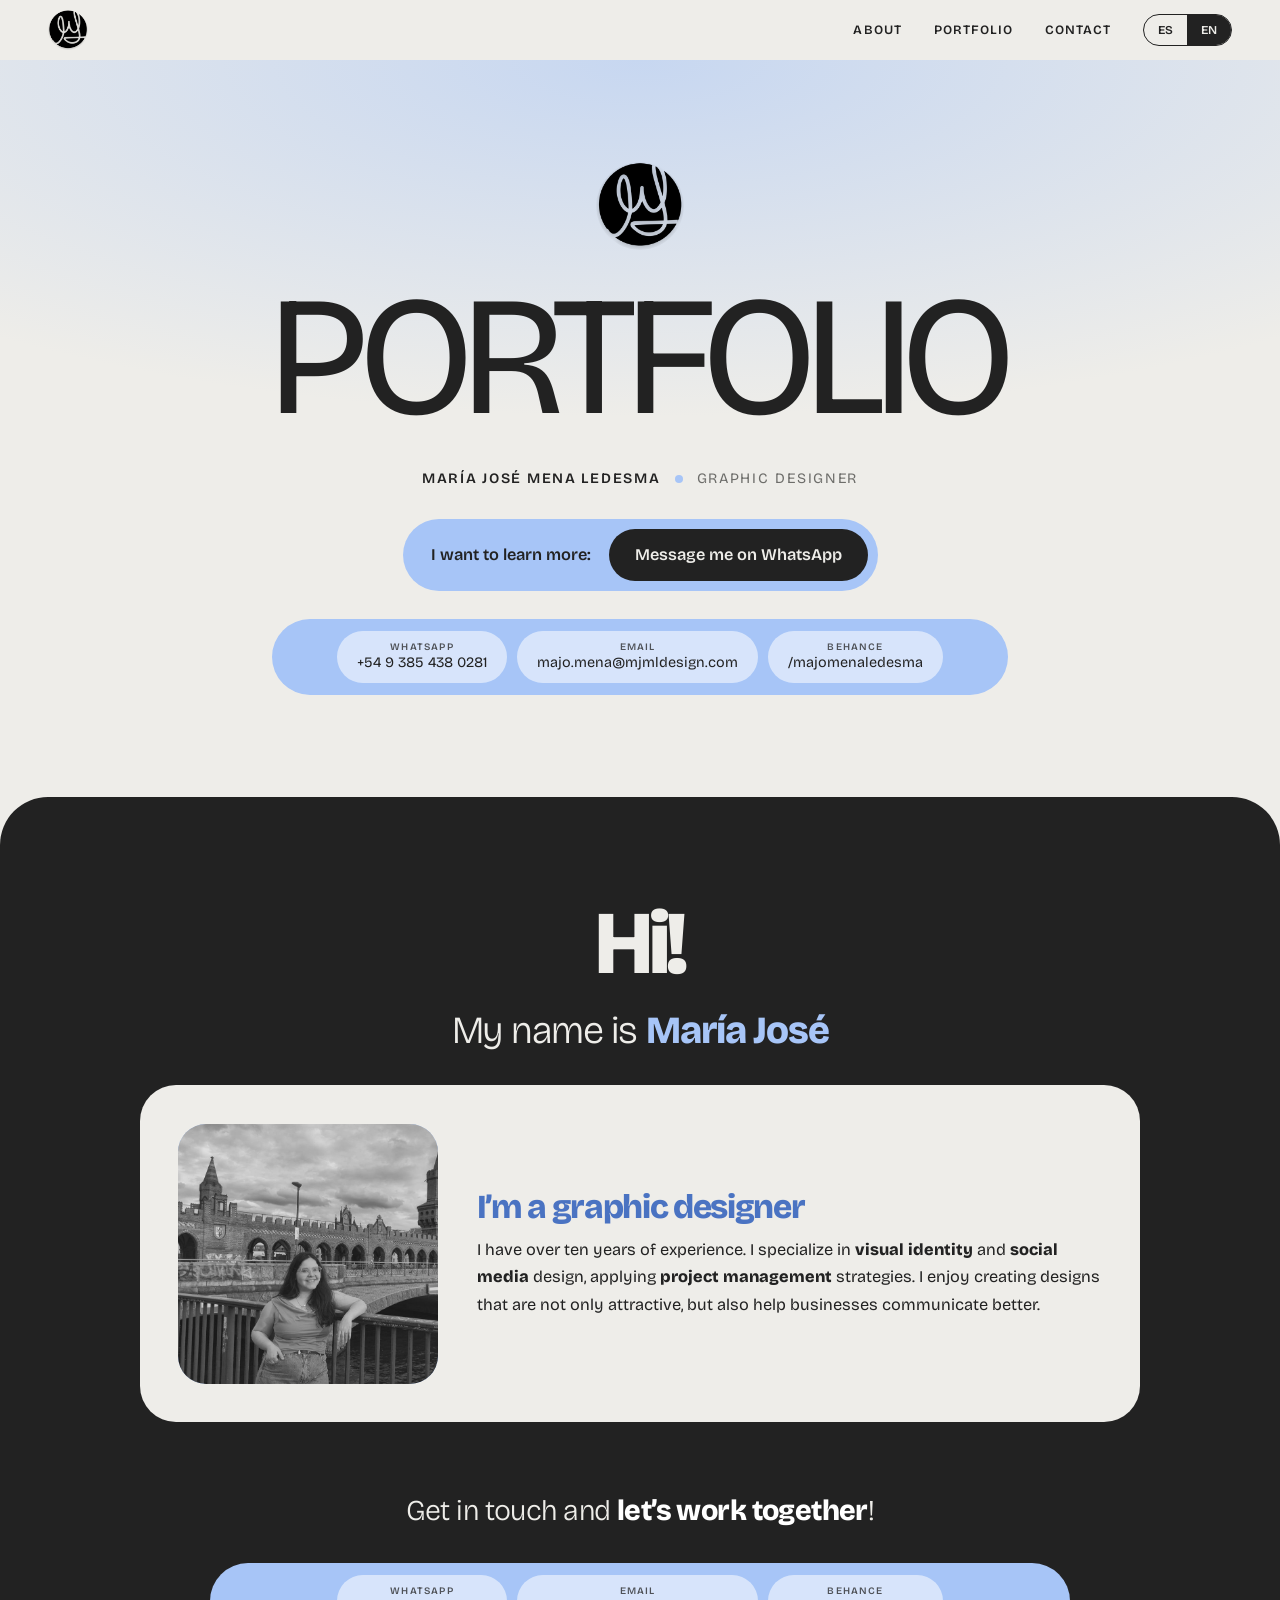
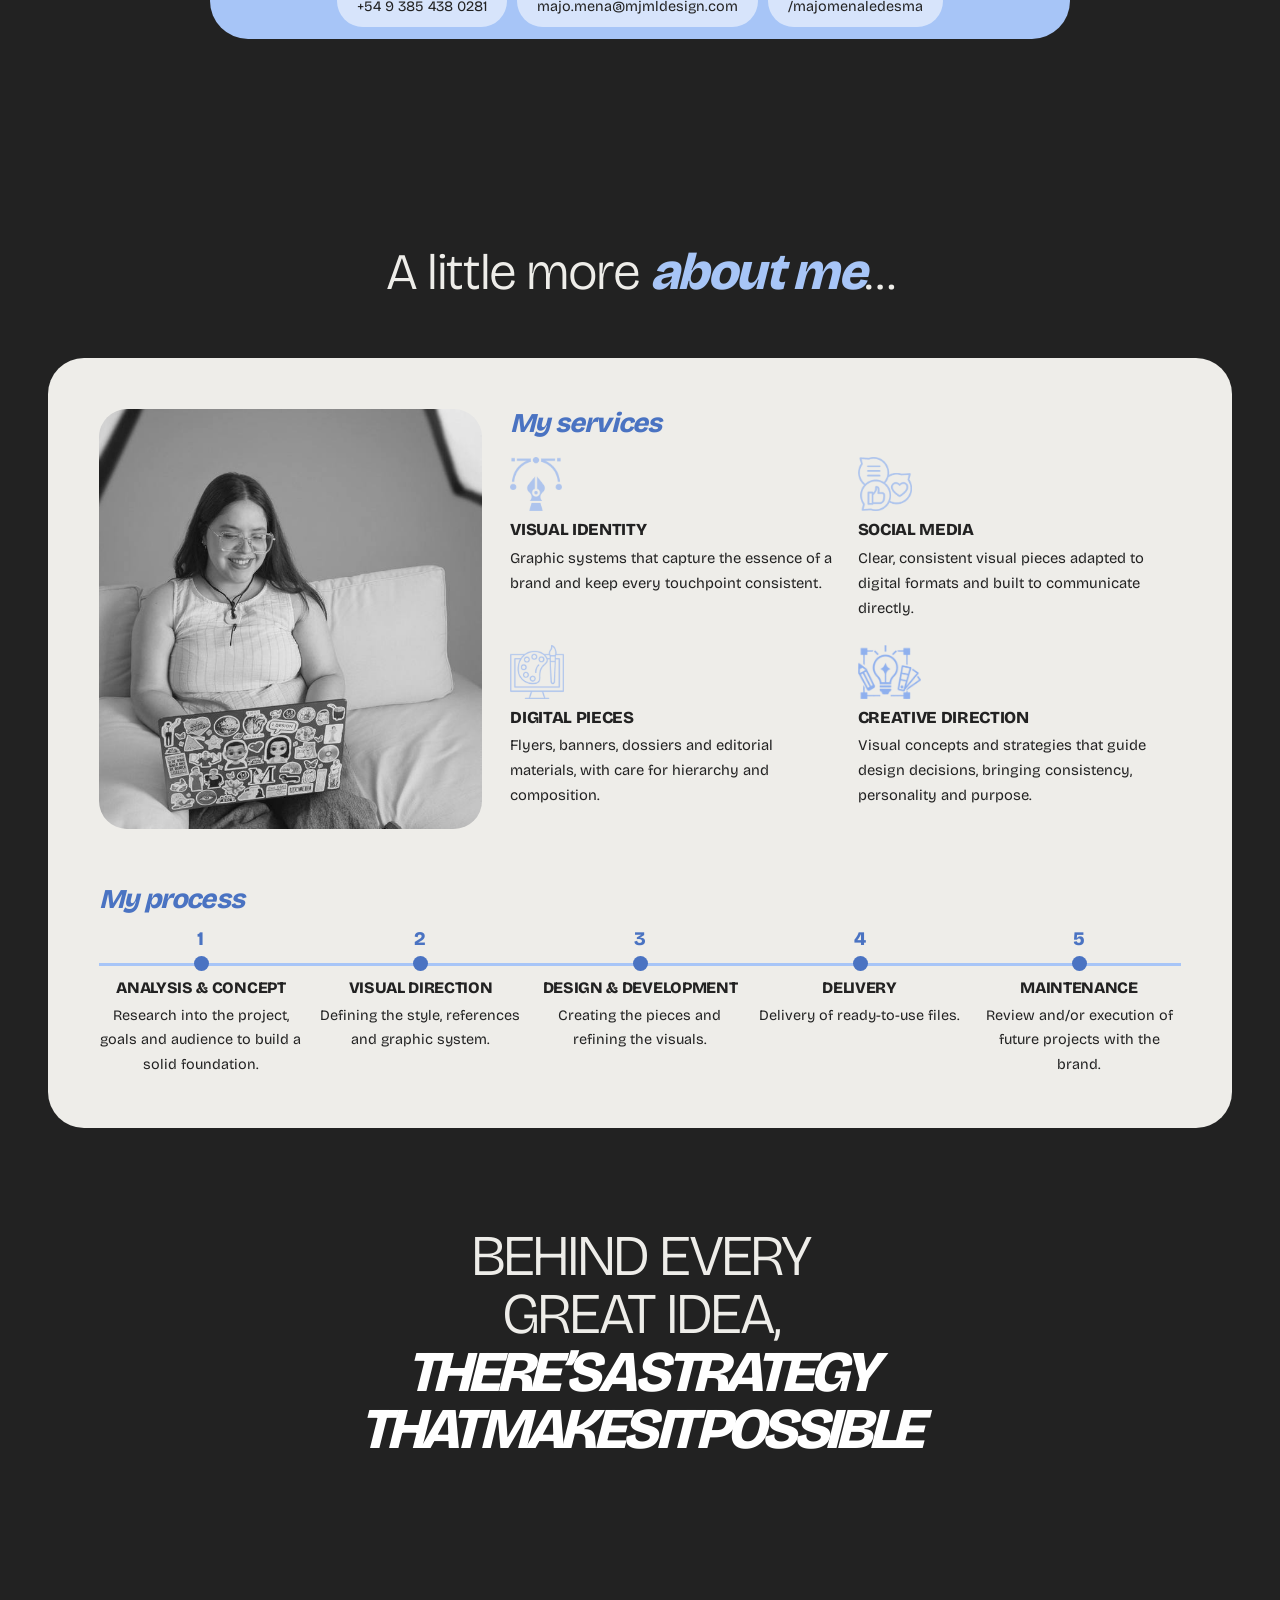
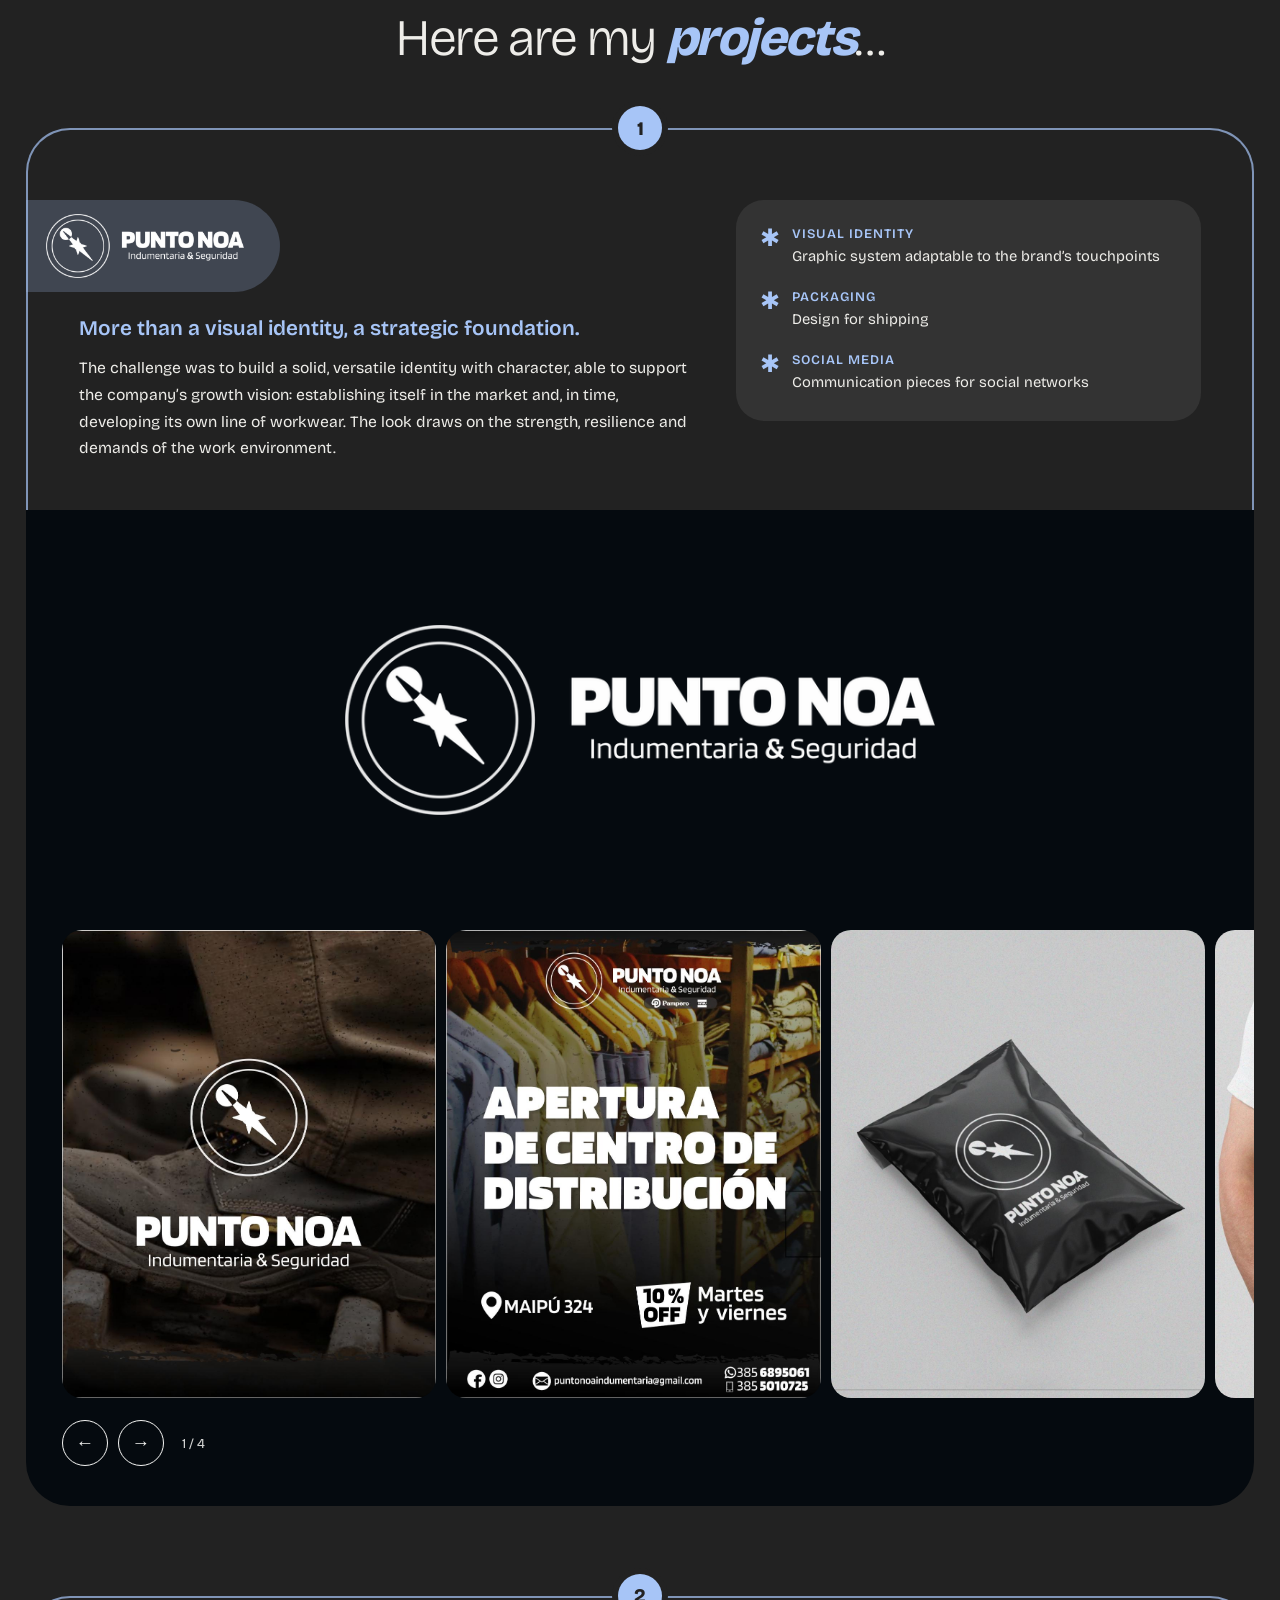
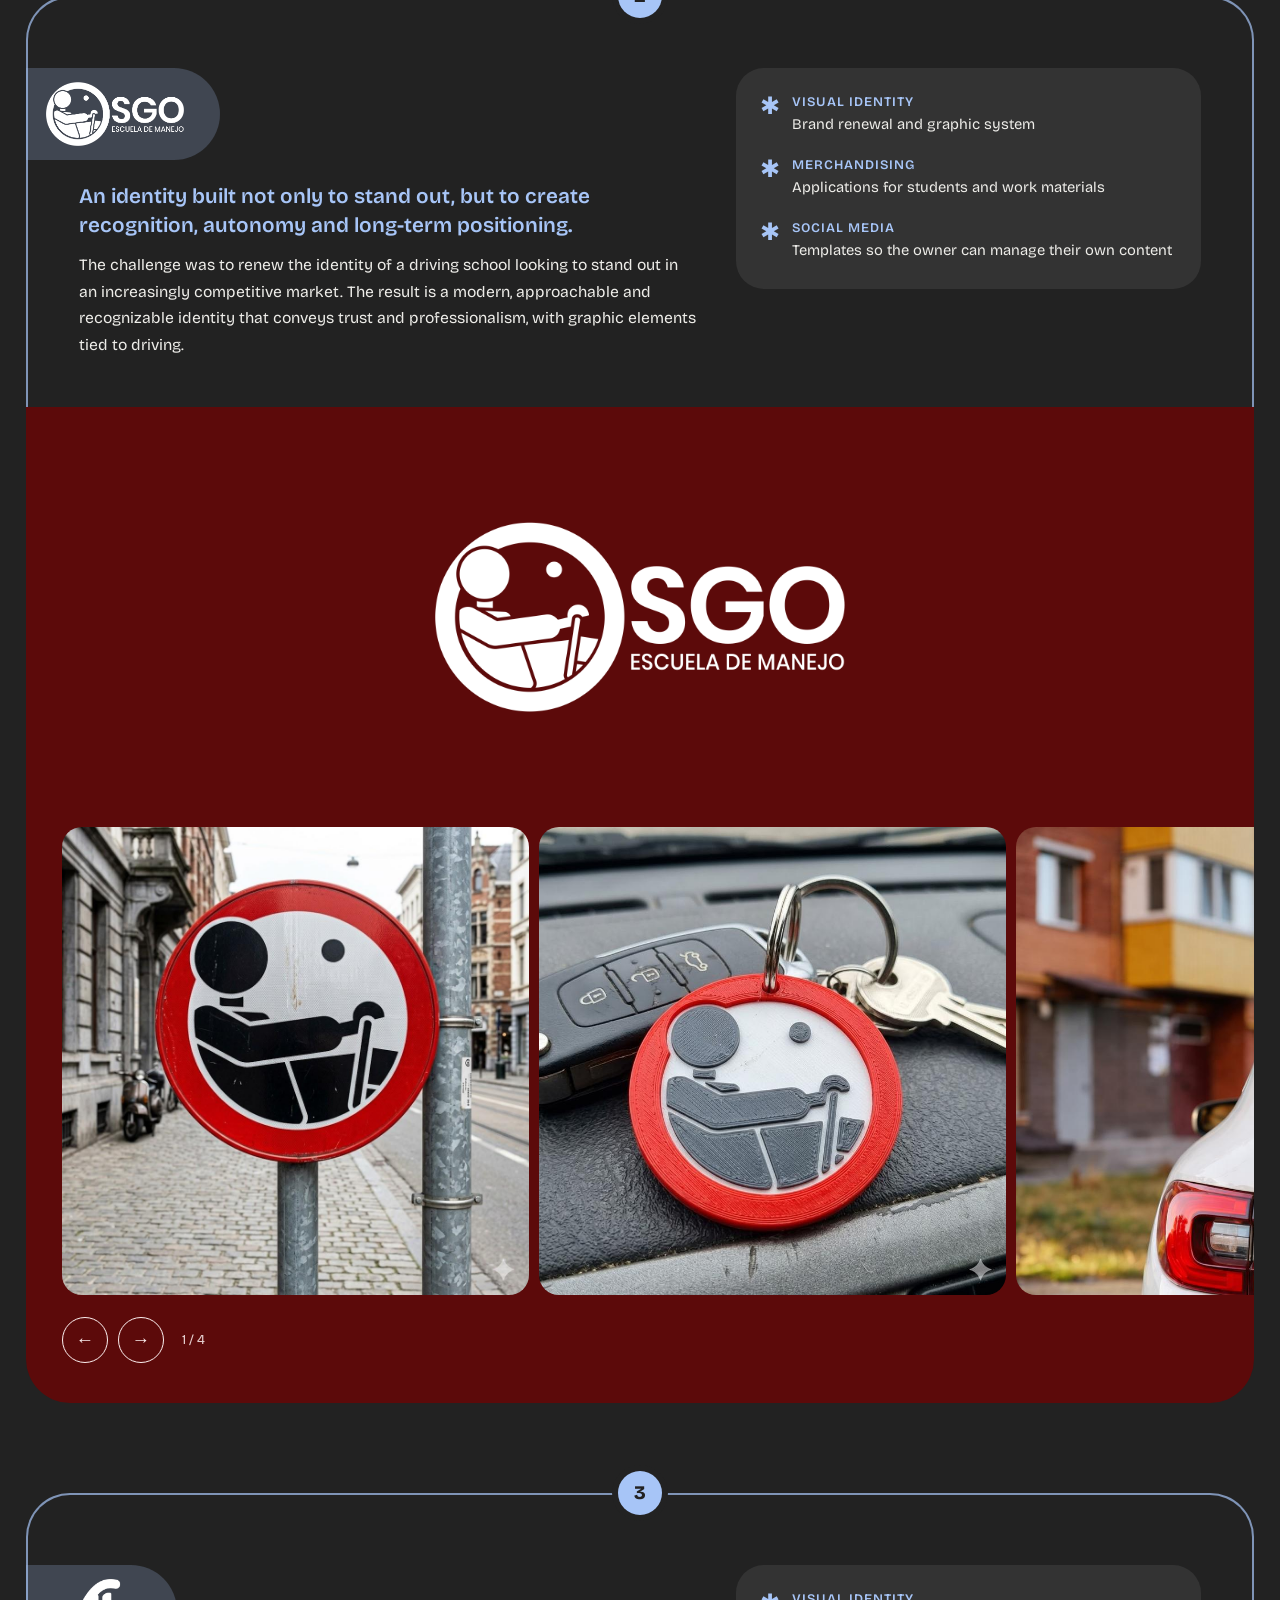
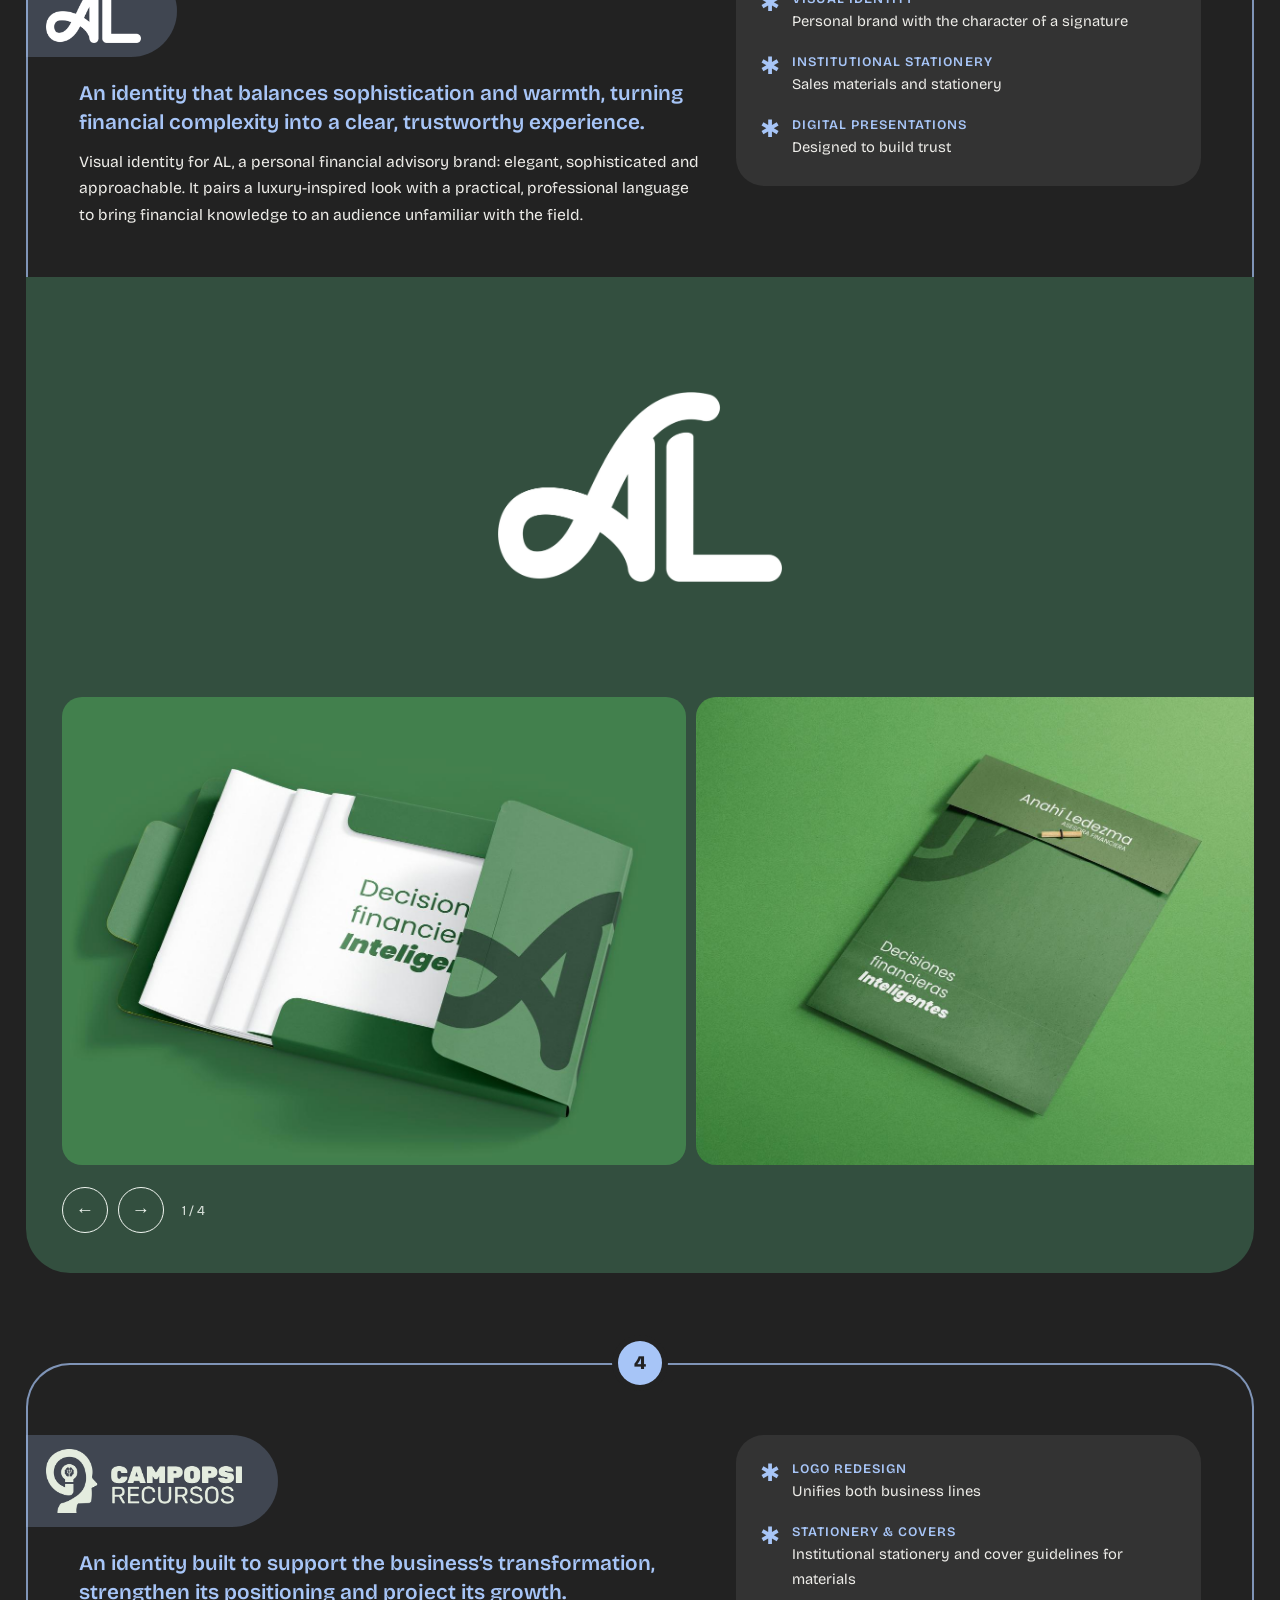
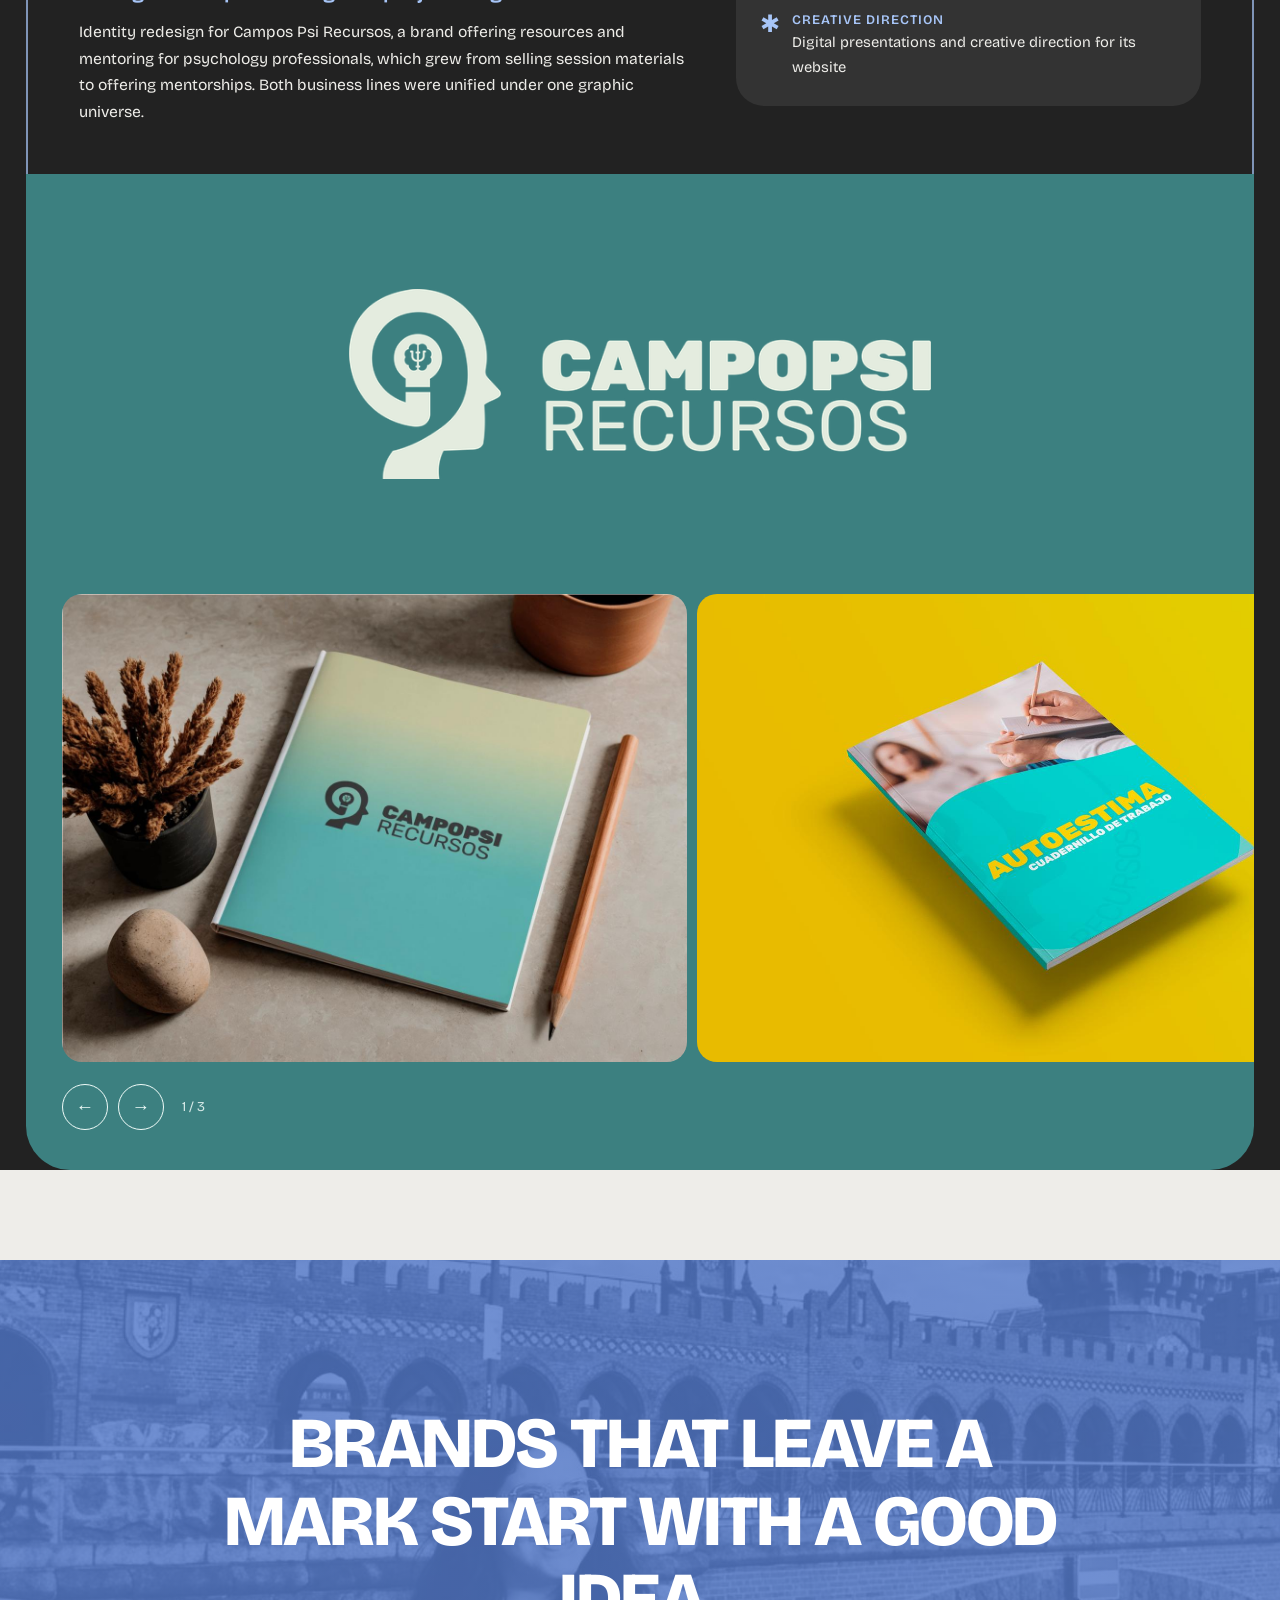
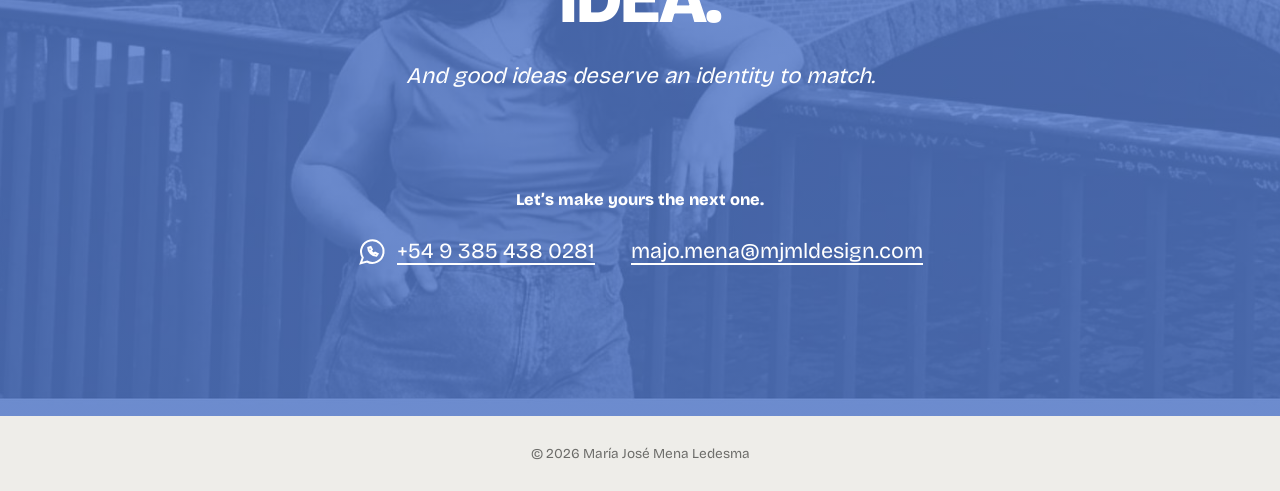
<file: index.html>
<!DOCTYPE html>
<html lang="es">
<head>
<meta charset="utf-8">
<meta name="viewport" content="width=device-width, initial-scale=1, viewport-fit=cover">
<title>María José Mena Ledesma · Portfolio 2026</title>
<link rel="icon" href="assets/img/logo.png">
<link rel="preconnect" href="https://fonts.googleapis.com">
<link href="https://fonts.googleapis.com/css2?family=Bricolage+Grotesque:opsz,wdth,wght@12..96,75..100,200..800&display=swap" rel="stylesheet">
<link rel="stylesheet" href="css/style.css">
</head>
<body>
<header>
  <a href="#inicio" aria-label="Inicio"><img data-a="logo" alt="mj"></a>
  <nav>
    <a href="#hola" data-i="n1"></a><a href="#proyectos" data-i="n2"></a><a href="#contacto" data-i="n3"></a>
    <div class="lang" role="group" aria-label="Idioma / Language"><button data-l="es" aria-pressed="true">ES</button><button data-l="en" aria-pressed="false">EN</button></div>
  </nav>
</header>

<section class="hero" id="inicio">
  <img class="mark" data-a="logo" alt="">
  <h1>Portfolio</h1>
  <p class="role"><b>María José Mena Ledesma</b><i></i><span data-i="role"></span></p>
  <div class="know"><span data-i="know"></span><a href="https://wa.me/5493854380281" target="_blank" rel="noopener" data-i="kbtn"></a></div>
  <div class="pill2">
    <a href="https://wa.me/5493854380281" target="_blank" rel="noopener"><small>WhatsApp</small>+54 9 385 438 0281</a>
    <a href="mailto:majo.mena@mjmldesign.com"><small>Email</small>majo.mena@mjmldesign.com</a>
    <a href="https://www.behance.net/majomenaledesma" target="_blank" rel="noopener"><small>Behance</small>/majomenaledesma</a>
  </div>
</section>

<div class="dark">
  <section class="hola" id="hola">
    <h2 data-i="hola"></h2>
    <p class="hi" data-i="hi"></p>
    <div class="bio">
      <div class="ph"><img data-a="about" alt="María José Mena Ledesma"></div>
      <div><h3 data-i="bh"></h3><p data-i="ap"></p></div>
    </div>
    <h3 class="cta" data-i="cta"></h3>
    <div class="pill2">
      <a href="https://wa.me/5493854380281" target="_blank" rel="noopener"><small>WhatsApp</small>+54 9 385 438 0281</a>
      <a href="mailto:majo.mena@mjmldesign.com"><small>Email</small>majo.mena@mjmldesign.com</a>
      <a href="https://www.behance.net/majomenaledesma" target="_blank" rel="noopener"><small>Behance</small>/majomenaledesma</a>
    </div>
  </section>

  <section id="mas">
    <h2 class="s" data-i="more"></h2>
    <div class="card">
      <div class="row1">
        <img data-a="proc" alt="">
        <div><h4 data-i="svh"></h4><div class="sv" id="svc"></div></div>
      </div>
      <h4 class="tlh" data-i="prh"></h4>
      <div class="tl" id="steps"></div>
    </div>
    <p class="q"><span data-i="q1"></span><b data-i="q2"></b></p>
  </section>

  <section class="show" id="proyectos"><h2 class="s" data-i="show"></h2></section>
  <div id="projs"></div>
</div>

<section class="contact" id="contacto" data-bg="contact">
  <h2 data-i="c1"></h2>
  <p class="it" data-i="c2"></p>
  <p class="cta2" data-i="c3"></p>
  <div class="row">
    <a href="https://wa.me/5493854380281" target="_blank" rel="noopener"><svg viewBox="0 0 24 24" aria-hidden="true"><path d="M3 21l1.6-4.6A9 9 0 1 1 8 19.6L3 21z"/><path d="M9 8.5c0 3.5 3 6.5 6.5 6.5l1-1.5-2-1-1 .8c-1-.4-2-1.4-2.4-2.4l.8-1-1-2z"/></svg>+54 9 385 438 0281</a>
    <a href="mailto:majo.mena@mjmldesign.com">majo.mena@mjmldesign.com</a>
  </div>
</section>
<footer>© 2026 María José Mena Ledesma</footer>

<script src="js/main.js"></script>
</body>
</html>
</file>
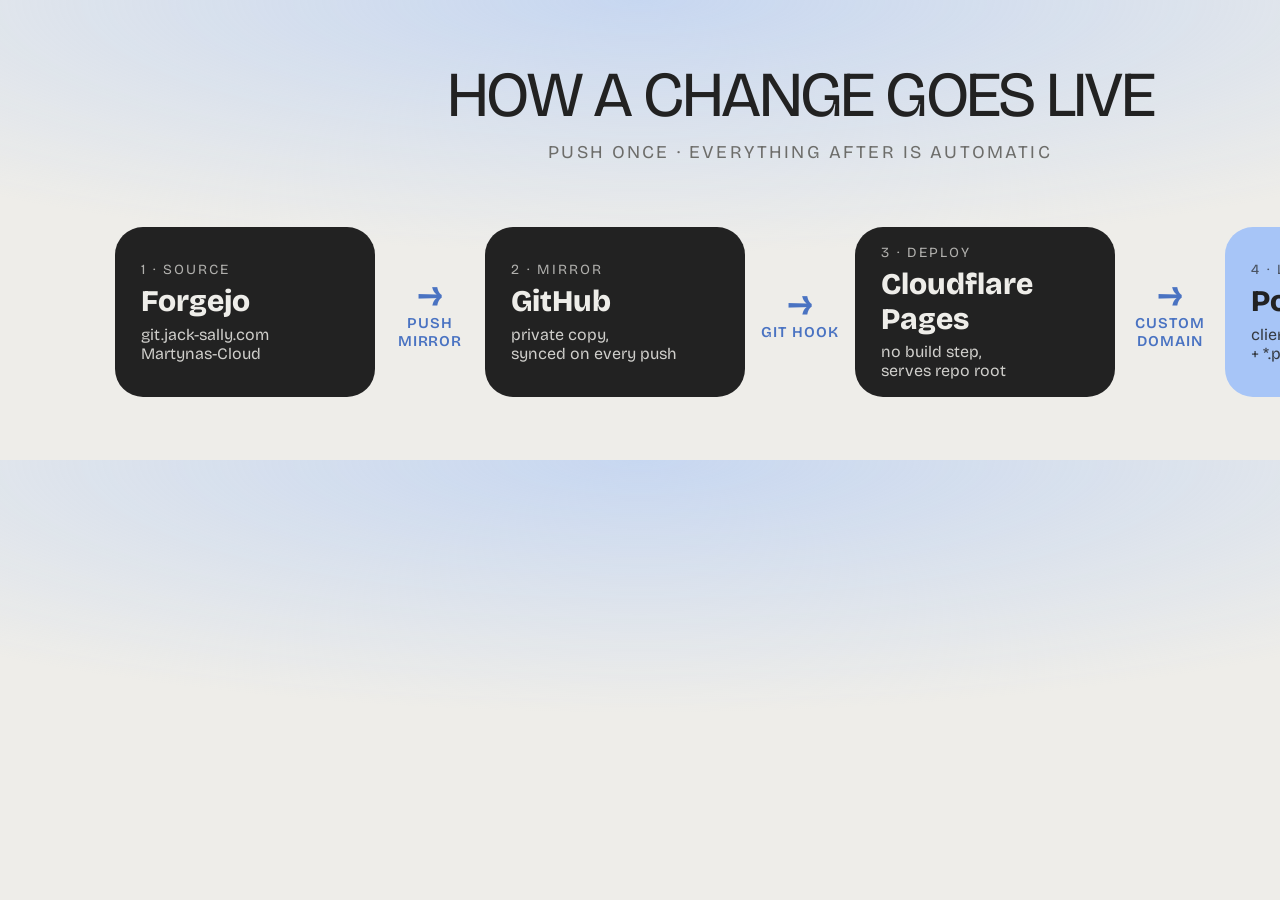
<file: docs/readme/src/flow.html>
<!doctype html><html><head><meta charset="utf-8">
<link href="https://fonts.googleapis.com/css2?family=Bricolage+Grotesque:opsz,wdth,wght@12..96,75..100,200..800&display=swap" rel="stylesheet">
<style>
body{margin:0;width:1600px;height:460px;background:#eeede9;font-family:'Bricolage Grotesque',Arial,sans-serif;color:#222;
background-image:radial-gradient(ellipse 80% 55% at 50% 0%,rgba(167,197,247,.55),transparent)}
h1{margin:0;padding:56px 0 8px;text-align:center;font-weight:400;font-size:64px;letter-spacing:-.04em;text-transform:uppercase}
p.sub{margin:0;text-align:center;font-size:18px;letter-spacing:.12em;text-transform:uppercase;color:#6d6d6a}
.row{display:flex;align-items:center;justify-content:center;gap:0;margin-top:64px}
.box{width:260px;height:170px;border-radius:28px;background:#222;color:#eeede9;display:flex;flex-direction:column;justify-content:center;padding:0 26px;box-sizing:border-box}
.box.blue{background:#a7c5f7;color:#222}
.box small{font-size:14px;letter-spacing:.14em;text-transform:uppercase;opacity:.7}
.box b{font-size:30px;font-weight:800;line-height:1.15;margin:6px 0}
.box span{font-size:16px;opacity:.85}
.arr{width:110px;text-align:center;font-size:15px;color:#4a73c2;font-weight:600;letter-spacing:.06em;text-transform:uppercase}
.arr i{display:block;font-style:normal;font-size:40px;line-height:1}
</style></head><body>
<h1>How a change goes live</h1>
<p class="sub">push once · everything after is automatic</p>
<div class="row">
 <div class="box"><small>1 · source</small><b>Forgejo</b><span>git.jack-sally.com<br>Martynas-Cloud</span></div>
 <div class="arr"><i>→</i>push mirror</div>
 <div class="box"><small>2 · mirror</small><b>GitHub</b><span>private copy,<br>synced on every push</span></div>
 <div class="arr"><i>→</i>git hook</div>
 <div class="box"><small>3 · deploy</small><b>Cloudflare Pages</b><span>no build step,<br>serves repo root</span></div>
 <div class="arr"><i>→</i>custom domain</div>
 <div class="box blue"><small>4 · live</small><b>Portfolio</b><span>client's domain<br>+ *.pages.dev</span></div>
</div></body></html>
</file>
<file: css/style.css>
:root{--off:#eeede9;--ink:#222;--soft:#6d6d6a;--blue:#a7c5f7;--blued:#4a73c2;--glow:#d3def2;--cream:#eeede9;
--w:'Bricolage Grotesque','Helvetica Neue',Arial,sans-serif;--t:'Bricolage Grotesque','Helvetica Neue',Arial,sans-serif;
color-scheme:light;box-sizing:border-box;padding-top:env(safe-area-inset-top,0px);padding-bottom:env(safe-area-inset-bottom,0px)}
@media (prefers-color-scheme:dark){:root:not([data-theme="light"]){--off:#15171b;--ink:#efeeea;--soft:#a3a6ad;--glow:#232a38;color-scheme:dark}}
:root[data-theme="dark"]{--off:#15171b;--ink:#efeeea;--soft:#a3a6ad;--glow:#232a38;color-scheme:dark}
*{box-sizing:border-box;margin:0}
html{scroll-behavior:smooth;scroll-padding-top:calc(66px + env(safe-area-inset-top,0px))}
body{background:var(--off);color:var(--ink);font:400 1.02rem/1.7 var(--w);-webkit-font-smoothing:antialiased;-webkit-text-size-adjust:100%;overflow-x:clip}
body::before{content:"";position:fixed;inset:0 0 auto;height:env(safe-area-inset-top,0px);background:var(--off);z-index:30}
img{display:block;max-width:100%}
header{position:sticky;top:env(safe-area-inset-top,0px);z-index:20;display:flex;justify-content:space-between;align-items:center;gap:12px;padding:10px clamp(14px,4vw,48px);background:var(--off)}
header img{width:40px;height:40px;border-radius:50%}
nav{display:flex;gap:clamp(10px,3vw,32px);align-items:center;flex-wrap:wrap;justify-content:flex-end}
nav a{color:var(--ink);text-decoration:none;font-weight:600;font-size:.8rem;letter-spacing:.08em;text-transform:uppercase;padding:8px 0}
nav a:hover{text-decoration:underline;text-underline-offset:6px}
.lang{display:flex;border:1.5px solid var(--ink);border-radius:99px;overflow:hidden}
.lang button{font:600 .75rem var(--w);padding:8px 14px;border:0;background:none;color:var(--ink);cursor:pointer}
.lang button[aria-pressed="true"]{background:var(--ink);color:var(--off)}
:focus-visible{outline:3px solid #3d6fd9;outline-offset:3px}
section{padding:clamp(48px,8vw,110px) clamp(14px,4vw,48px)}
b{font-weight:800}
/* portada */
.hero{min-height:84vh;min-height:84svh;display:grid;place-content:center;justify-items:center;text-align:center;gap:clamp(16px,2.4vw,28px);padding-bottom:calc(clamp(48px,8vw,110px) + 56px);background:radial-gradient(ellipse 80% 45% at 50% 0%,color-mix(in srgb,var(--blue) 55%,transparent),transparent)}
.hero .mark{width:clamp(60px,7vw,88px);height:clamp(60px,7vw,88px);border-radius:50%}
.hero h1{font:400 clamp(2.6rem,13.2vw,11.5rem)/.95 var(--w);letter-spacing:-.04em;text-transform:uppercase}
.hero h1 small{display:block;font:800 clamp(1.4rem,4.4vw,3.4rem)/1.1 var(--w);letter-spacing:-.02em;color:var(--blued);margin-top:6px}
.role{display:flex;flex-wrap:wrap;gap:6px 14px;justify-content:center;align-items:center;font-size:clamp(.62rem,1.6vw,.9rem);letter-spacing:.12em;text-transform:uppercase;color:var(--soft)}
.role b{color:var(--ink);font-weight:600}.role i{width:8px;height:8px;border-radius:50%;background:var(--blue)}
/* bloque oscuro */
.dark{background:#222;color:var(--cream);border-radius:48px 48px 0 0;margin-top:-56px;position:relative;z-index:1}
.dark h2.s{font:300 clamp(1.6rem,4.4vw,3.2rem)/1.15 var(--t);letter-spacing:-.03em;text-align:center}
.dark h2.s b{font-style:italic;color:var(--blue)}
.hola{text-align:center;display:grid;gap:clamp(18px,3vw,34px);justify-items:center}
.hola h2{font:800 clamp(2.6rem,8vw,5.6rem)/1 var(--t);letter-spacing:-.05em}
.hola .hi{font:300 clamp(1.4rem,3.6vw,2.4rem)/1.1 var(--t);letter-spacing:-.03em;margin-top:-14px}
.hola .hi b{color:var(--blue)}
.bio{background:var(--cream);color:#222;border-radius:36px;display:grid;gap:clamp(18px,3vw,40px);padding:clamp(18px,3vw,40px);align-items:center;max-width:1000px;width:100%;text-align:left}
@media(min-width:700px){.bio{grid-template-columns:auto 1fr}}
.bio .ph{width:clamp(180px,24vw,260px);aspect-ratio:1;border-radius:28px;overflow:hidden;background:var(--blue);justify-self:center}
.bio .ph img{width:100%;height:100%;object-fit:cover;object-position:center 38%;filter:grayscale(1)}
.bio h3{font:800 clamp(1.4rem,3vw,2.1rem)/1.1 var(--t);letter-spacing:-.04em;color:var(--blued);margin-bottom:10px}
.bio p{font-size:1.02rem}
.hola h3.cta{font:300 clamp(1.2rem,2.6vw,1.8rem)/1.2 var(--t);letter-spacing:-.02em;margin-top:clamp(10px,3vw,40px)}
.hola h3.cta b{color:#fff}
.pill2{display:flex;flex-wrap:wrap;gap:10px;justify-content:center;background:var(--blue);padding:12px;border-radius:99px;max-width:860px;width:100%}
.pill2 a{background:rgba(255,255,255,.55);color:#222;text-decoration:none;border-radius:99px;padding:10px 20px;font-size:.9rem;display:grid;line-height:1.3;text-align:center}
.pill2 small{font-size:.62rem;letter-spacing:.12em;text-transform:uppercase;font-weight:600;opacity:.75}
@media(max-width:599px){.pill2{border-radius:28px}.pill2 a{flex:1 1 100%}}
/* más de mí */
.card{background:var(--cream);color:#222;border-radius:36px;padding:clamp(20px,4vw,52px);max-width:1200px;margin:clamp(28px,5vw,56px) auto 0}
.row1{display:grid;gap:28px}
@media(min-width:860px){.row1{grid-template-columns:.8fr 1.4fr}}
.row1>img{width:100%;height:100%;min-height:260px;max-height:420px;object-fit:cover;border-radius:28px;filter:grayscale(1)}
.card h4{font:800 clamp(1.2rem,2.4vw,1.7rem)/1.1 var(--t);font-style:italic;letter-spacing:-.03em;color:var(--blued);margin-bottom:18px}
.sv{display:grid;grid-template-columns:repeat(2,1fr);gap:24px}
@media(max-width:599px){.sv{grid-template-columns:1fr}}
.sv img{height:54px;width:auto;margin-bottom:10px}
.sv b{font:800 1.05rem/1.1 var(--t);letter-spacing:-.02em;text-transform:uppercase;display:block;margin-bottom:6px}
.sv p{font-size:.92rem}
.tlh{margin-top:clamp(34px,5vw,56px)}
.tl{position:relative;display:grid;grid-template-columns:repeat(5,1fr);gap:16px;padding-top:46px;margin-top:6px}
.tl::before{content:"";position:absolute;left:0;right:0;top:30px;height:3px;background:var(--blue)}
.tl>div{position:relative;text-align:center;font-size:.9rem}
.tl>div::before{content:"";position:absolute;top:-23px;left:50%;width:15px;height:15px;margin-left:-7px;border-radius:50%;background:var(--blued)}
.tl i{position:absolute;top:-52px;left:0;right:0;font:800 1.2rem var(--t);font-style:normal;color:var(--blued)}
.tl b{display:block;font:800 1rem/1.15 var(--t);letter-spacing:-.02em;text-transform:uppercase;margin-bottom:6px}
@media(max-width:759px){
.tl{grid-template-columns:1fr;gap:22px;padding:0 0 0 34px}
.tl::before{left:6px;right:auto;top:0;bottom:0;width:3px;height:auto}
.tl>div{text-align:left}
.tl>div::before{left:-34px;top:6px;margin-left:0}
.tl i{position:static;display:inline;margin-right:8px}
.tl b{display:inline}}
.q{text-align:center;font:300 clamp(1.7rem,4.6vw,3.6rem)/1 var(--t);letter-spacing:-.05em;text-transform:uppercase;padding:clamp(48px,8vw,100px) 14px clamp(24px,4vw,48px)}
.q span,.q b{display:block;white-space:pre-line}
.q b{font-style:italic;letter-spacing:-.08em;word-spacing:-.1em;color:#fff}
.show{padding-top:0;padding-bottom:clamp(28px,5vw,60px)}
/* proyectos */
.proj{margin:0 clamp(8px,2vw,28px) clamp(40px,7vw,90px)}
.phead{position:relative;border:2px solid rgba(167,197,247,.7);border-bottom:0;border-radius:44px 44px 0 0;padding:clamp(48px,6vw,70px) clamp(18px,4vw,56px) clamp(28px,4vw,48px);display:grid;gap:28px;background:#222;color:var(--cream)}
@media(min-width:900px){.phead{grid-template-columns:1.35fr 1fr;align-items:start}}
.badge{position:absolute;top:-24px;left:50%;margin-left:-22px;width:44px;height:44px;border-radius:50%;background:var(--blue);color:#222;display:grid;place-items:center;font:800 1.2rem var(--t);box-shadow:0 0 0 6px #222}
.pill{display:inline-flex;align-items:center;background:rgba(167,197,247,.22);padding:14px 36px 14px 20px;margin-left:calc(-1 * clamp(18px,4vw,56px) - 2px);border-radius:0 99px 99px 0}
.pill img{height:clamp(44px,6vw,64px);width:auto}
.lead{font:600 clamp(1.05rem,1.7vw,1.3rem)/1.4 var(--w);color:var(--blue);margin:22px 0 12px}
.ptxt{font-size:.98rem;max-width:62ch}
.panel{background:rgba(255,255,255,.08);border-radius:28px;padding:26px 24px;display:grid;gap:20px}
.panel div{display:grid;grid-template-columns:auto 1fr;gap:2px 12px}
.panel i{font-style:normal;color:var(--blue);font-size:1.5rem;line-height:1;grid-row:span 2}
.panel b{font:600 .82rem var(--w);letter-spacing:.08em;text-transform:uppercase;color:var(--blue)}
.panel span{font-size:.92rem}
.pbody{background:var(--c);color:var(--f);border-radius:0 0 44px 44px;overflow:hidden}
.brand{display:grid;place-items:center;padding:clamp(48px,9vw,120px) 16px}
.brand img{height:clamp(80px,15vw,190px);width:auto;max-width:86vw;object-fit:contain}
.mos{display:grid;grid-template-columns:repeat(var(--n),1fr);gap:6px}
.mos img{width:100%;aspect-ratio:var(--ar);object-fit:cover}
@media(max-width:759px){.mos{grid-template-columns:repeat(2,1fr)}.mos>:first-child:nth-last-child(3){grid-column:1/-1}}
/* contacto */
.contact{background-size:cover;background-position:center;color:#fff;min-height:84vh;display:grid;align-content:center;justify-items:center;text-align:center;gap:20px}
.contact h2{font:800 clamp(1.8rem,5.6vw,4.8rem)/1.08 var(--w);letter-spacing:-.03em;text-transform:uppercase;max-width:20ch}
.contact .it{font-style:italic;font-size:clamp(1rem,2vw,1.4rem)}
.contact .cta2{font-weight:800;margin-top:clamp(20px,6vw,70px)}
.contact .row{display:flex;flex-wrap:wrap;gap:12px 36px;justify-content:center;font-size:clamp(1.05rem,2.2vw,1.35rem)}
.contact a{color:#fff;text-underline-offset:5px;display:inline-flex;gap:10px;align-items:center}
.contact svg{width:30px;height:30px;fill:none;stroke:#fff;stroke-width:1.6}
footer{padding:26px clamp(14px,4vw,48px);color:var(--soft);font-size:.85rem;text-align:center}
@media(max-width:559px){header{padding:8px 14px}header img{width:36px;height:36px}nav{gap:10px}nav a{font-size:.7rem;letter-spacing:.04em}.lang button{padding:7px 11px}.dark{border-radius:32px 32px 0 0}}
@media (prefers-reduced-motion:reduce){*{transition:none!important;scroll-behavior:auto!important}}
.mos{display:flex;gap:10px;overflow-x:auto;scroll-snap-type:x mandatory;padding:0 clamp(14px,3vw,36px) 16px;scroll-padding-left:clamp(14px,3vw,36px);scrollbar-width:thin;scrollbar-color:var(--f) transparent}
.mos img{flex:0 0 auto;width:auto;height:clamp(260px,52vh,480px);aspect-ratio:var(--r);max-width:84vw;object-fit:cover;scroll-snap-align:start;border-radius:20px}
.pctrl{display:flex;gap:10px;align-items:center;padding:6px clamp(14px,3vw,36px) clamp(24px,4vw,40px)}
.pctrl button{width:46px;height:46px;border-radius:50%;border:1.5px solid var(--f);background:none;color:var(--f);font-size:1.15rem;cursor:pointer}
.pctrl span{margin-left:8px;font-size:.85rem;opacity:.85}
.know{display:flex;flex-wrap:wrap;gap:10px 18px;justify-content:center;align-items:center;background:var(--blue);color:#222;padding:10px 10px 10px 28px;border-radius:99px;font-weight:600}
.know a{background:#222;color:var(--cream);text-decoration:none;border-radius:99px;padding:12px 26px;font-weight:600}
@media(max-width:599px){.know{border-radius:28px;padding:16px;flex-direction:column}.know a{width:100%;text-align:center}}
</file>
